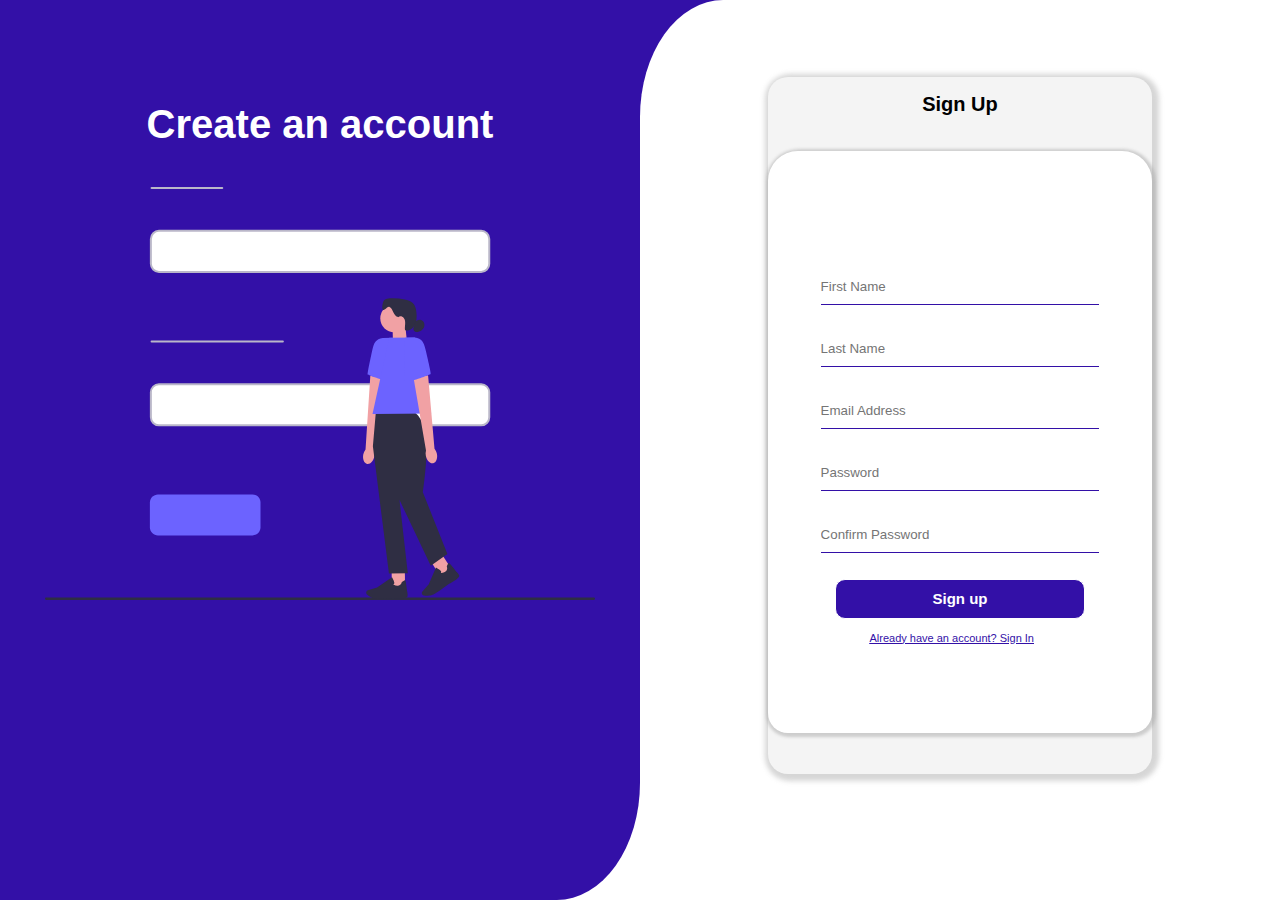
<file: index.html>
<!DOCTYPE html>
<html lang="en">
<head>
    <meta charset="UTF-8">
    <meta name="viewport" content="width=device-width, initial-scale=1.0">
    <title>Sign Up</title>
    <link rel="stylesheet" href="index.css">
</head>
<body>
    <div class="container1">
        <h1>Create an account</h1>
        <img src="images/icon.svg" alt="">
    </div>
    <div class="container2">
        <div class="container3">
            <h2>Sign Up</h2>
            <div class="container4">
                <form action="#">
                    <input type="text" name="First_name" placeholder="First Name" required style="padding-left: 0px;">
                    <input type="text" name="Last_Name" placeholder="Last Name" required style="padding-left: 0px;">
                    <input type="email" name="email" placeholder="Email Address" required style="padding-left: 0px;">
                    <input type="password" name="password" placeholder="Password" required style="padding-left: 0px;">
                    <input type="password" name="password" placeholder="Confirm Password" required style="padding-left: 0px;">
                    <input type="submit" value="Sign up" >
                    <div class="back">
                        <a href="Login.html"> <p style="color: rgb(51, 16, 167); text-decoration: underline; font-family: Arial, Helvetica, sans-serif; font-size: 15px; padding-right: 58px; font-size: 11px;" >Already have an account? Sign In</p></a>
                    </div>
            </div>
        </div>
    </div>
</body>
</html>
</file>
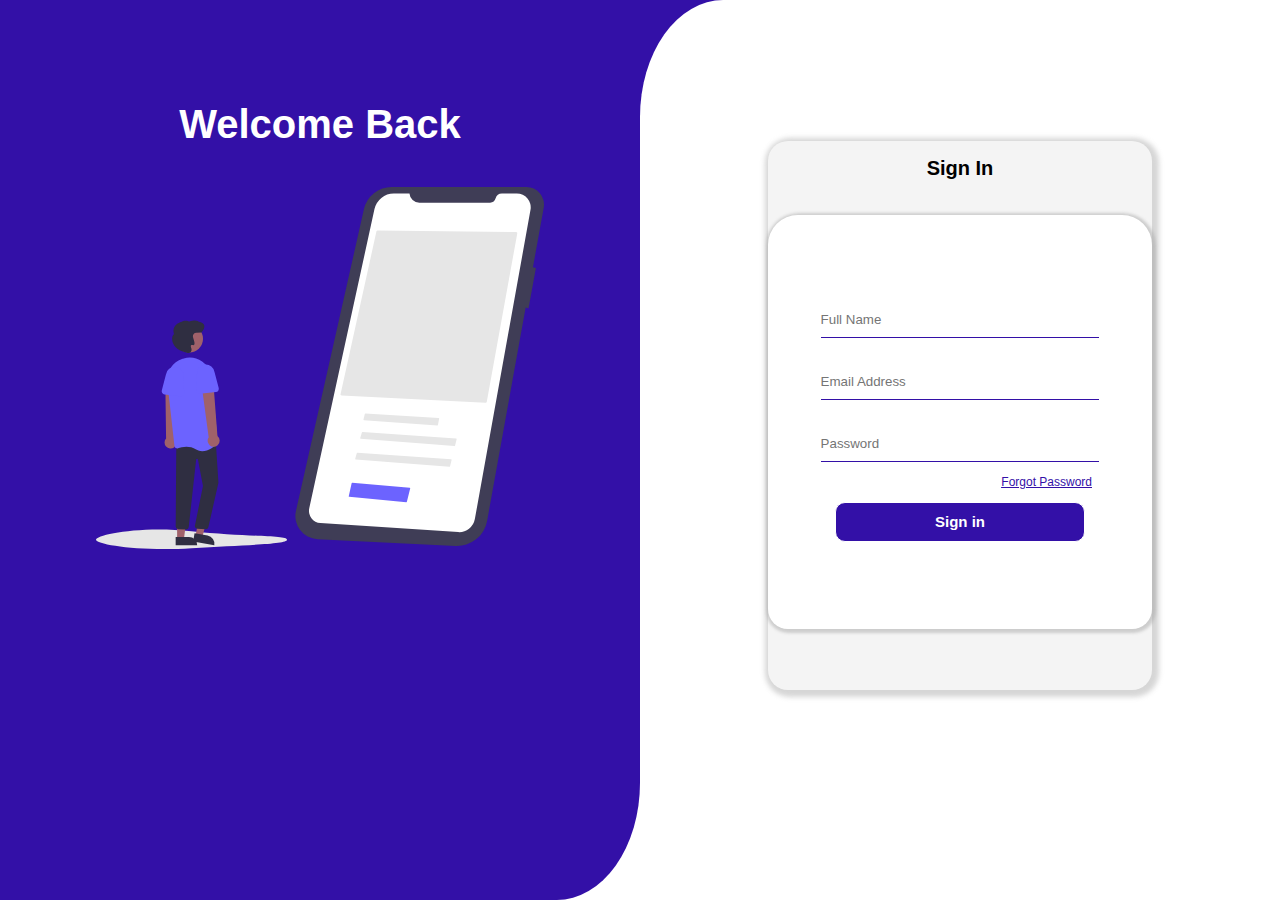
<file: Login.html>
<!DOCTYPE html>
<html lang="en">
<head>
    <meta charset="UTF-8">
    <meta name="viewport" content="width=device-width, initial-scale=1.0">
    <title>Login</title>
    <link rel="stylesheet" href="Login.css">
</head>
<body>
    <div class="container1">
        <h1>Welcome Back</h1>
        <img src="images/icon2.svg" alt="">
    </div>
    <div class="container2">
        <div class="container3">
            <h2>Sign In</h2>
            <div class="container4">
                <form action="#">
                    <input type="text" name="Full_name" placeholder="Full Name" required style="padding-left: 0px;">
                    <input type="email" name="email" placeholder="Email Address" required style="padding-left: 0px;">
                    <input type="password" name="password" placeholder="Password" required style="padding-left: 0px;">
                    <div class="back">
                        <a href="#"> <p style="color: rgb(51, 16, 167); text-decoration: underline; font-family: Arial, Helvetica, sans-serif; font-size: 12px;" >Forgot Password</p></a>
                    </div>
                    <input type="submit" value="Sign in" >
            </div>
        </div>
    </div>
</body>
</html>
</file>
<file: index.css>
*{
    margin: 0px;
}
 body{
    height: 100vh;
    background:linear-gradient(0deg, white 30%, rgb(51, 16, 167)  70%);
    display: flex;
    justify-content: space-between;
}

h1{
    color: white;
    font-size: 40px;
    font-weight: bold;
    text-align: center;
    font-family: Arial, Helvetica, sans-serif;
    margin-bottom: 10px;
}

img{
    margin-top: 30px;
}

h2{
    color: black;
    font-size: 20px;
    margin-top: 1rem;
}

.container1{
    width: 50%;
    background-color: rgb(51, 16, 167);
    border-bottom-right-radius: 13%;
    text-align: center;
    padding-top: 8%;
}

.container2{
    width: 50%;
    background-color:white;
    border-top-left-radius: 13%;
    display: flex;
    justify-content: center;
    font-family: Arial, Helvetica, sans-serif;
}

.container3{
    margin-top: 12%;
    height: 77.5vh;
    width: 60%;
    text-align: center;
    background-color: #F4F4F4;
    border-radius: 20px;
    box-shadow: 2px 2px 5px 5px rgba(161, 161, 161, 0.438);
}

.container4{
    display: flex;
    align-items: center;
    margin-top: 9.2%;
    background-color: #FFFFFF;
    height: 63vh;
    border-radius: 20px;
    border-top-left-radius: 30px;
    border-top-right-radius: 30px;
    padding-top: 15px;
    box-shadow: 1px 1px 3px 3px rgba(165, 165, 165, 0.486);
}

input{
    width: 70%;
    padding: 10px;
    font-family: Arial, Helvetica, sans-serif;
    margin: 13px;
    background-color: transparent;
    border: 1px solid rgb(51, 16, 167);
    border-top: none;
    border-right:none ;
    border-left: none;
}

.back{
    display: flex;
    justify-content: end;
    margin-right: 60px;
}

input[type=submit]{
    background-color: rgb(51, 16, 167);
    height: 40px;
    width: 250px;
    font-weight: 700;
    font-size: 15px;
    border: 1px solid white;
    color: white;
    border-radius: 10px;
    text-align: center;
}

input[type=submit]:hover{
    background-color: transparent;
    border: 1px solid rgb(51, 16, 167);
    color: rgb(51, 16, 167);
}
</file>
<file: Login.css>
*{
    margin: 0px;
}
 body{
    height: 100vh;
    background:linear-gradient(0deg, white 30%, rgb(51, 16, 167)  70%);
    display: flex;
    justify-content: space-between;
}

h1{
    color: white;
    font-size: 40px;
    font-weight: bold;
    text-align: center;
    font-family: Arial, Helvetica, sans-serif;
    margin-bottom: 10px;
}

h2{
    color: black;
    font-size: 20px;
    margin-top: 1rem;
}

.container1{
    width: 50%;
    background-color: rgb(51, 16, 167);
    border-bottom-right-radius: 13%;
    text-align: center;
    padding-top: 8%;
}

.container2{
    width: 50%;
    background-color:white;
    border-top-left-radius: 13%;
    display: flex;
    justify-content: center;
    font-family: Arial, Helvetica, sans-serif;
}

.container3{
    margin-top: 22%;
    height: 61vh;
    width: 60%;
    text-align: center;
    background-color: #F4F4F4;
    border-radius: 20px;
    box-shadow: 2px 2px 5px 5px rgba(161, 161, 161, 0.438);
}

.container4{
    display: flex;
    align-items: center;
    margin-top: 9.2%;
    background-color: #FFFFFF;
    height: 40vh;
    border-radius: 20px;
    border-top-left-radius: 30px;
    border-top-right-radius: 30px;
    padding-top: 15px;
    box-shadow: 1px 1px 3px 3px rgba(165, 165, 165, 0.486);
    padding-top: 7%;
    padding-bottom: 7%;
}

input{
    width: 70%;
    padding: 10px;
    font-family: Arial, Helvetica, sans-serif;
    margin: 13px;
    background-color: transparent;
    border: 1px solid rgb(51, 16, 167);
    border-top: none;
    border-right:none ;
    border-left: none;
}

.back{
    display: flex;
    justify-content: end;
    margin-right: 60px;
}

input[type=submit]{
    background-color: rgb(51, 16, 167);
    height: 40px;
    width: 250px;
    font-weight: 700;
    font-size: 15px;
    border: 1px solid white;
    color: white;
    border-radius: 10px;
}

input[type=submit]:hover{
    background-color: transparent;
    border: 1px solid rgb(51, 16, 167);
    color: rgb(51, 16, 167);
}

img{
    width: 70%;
    margin-top: 30px;
}
</file>
